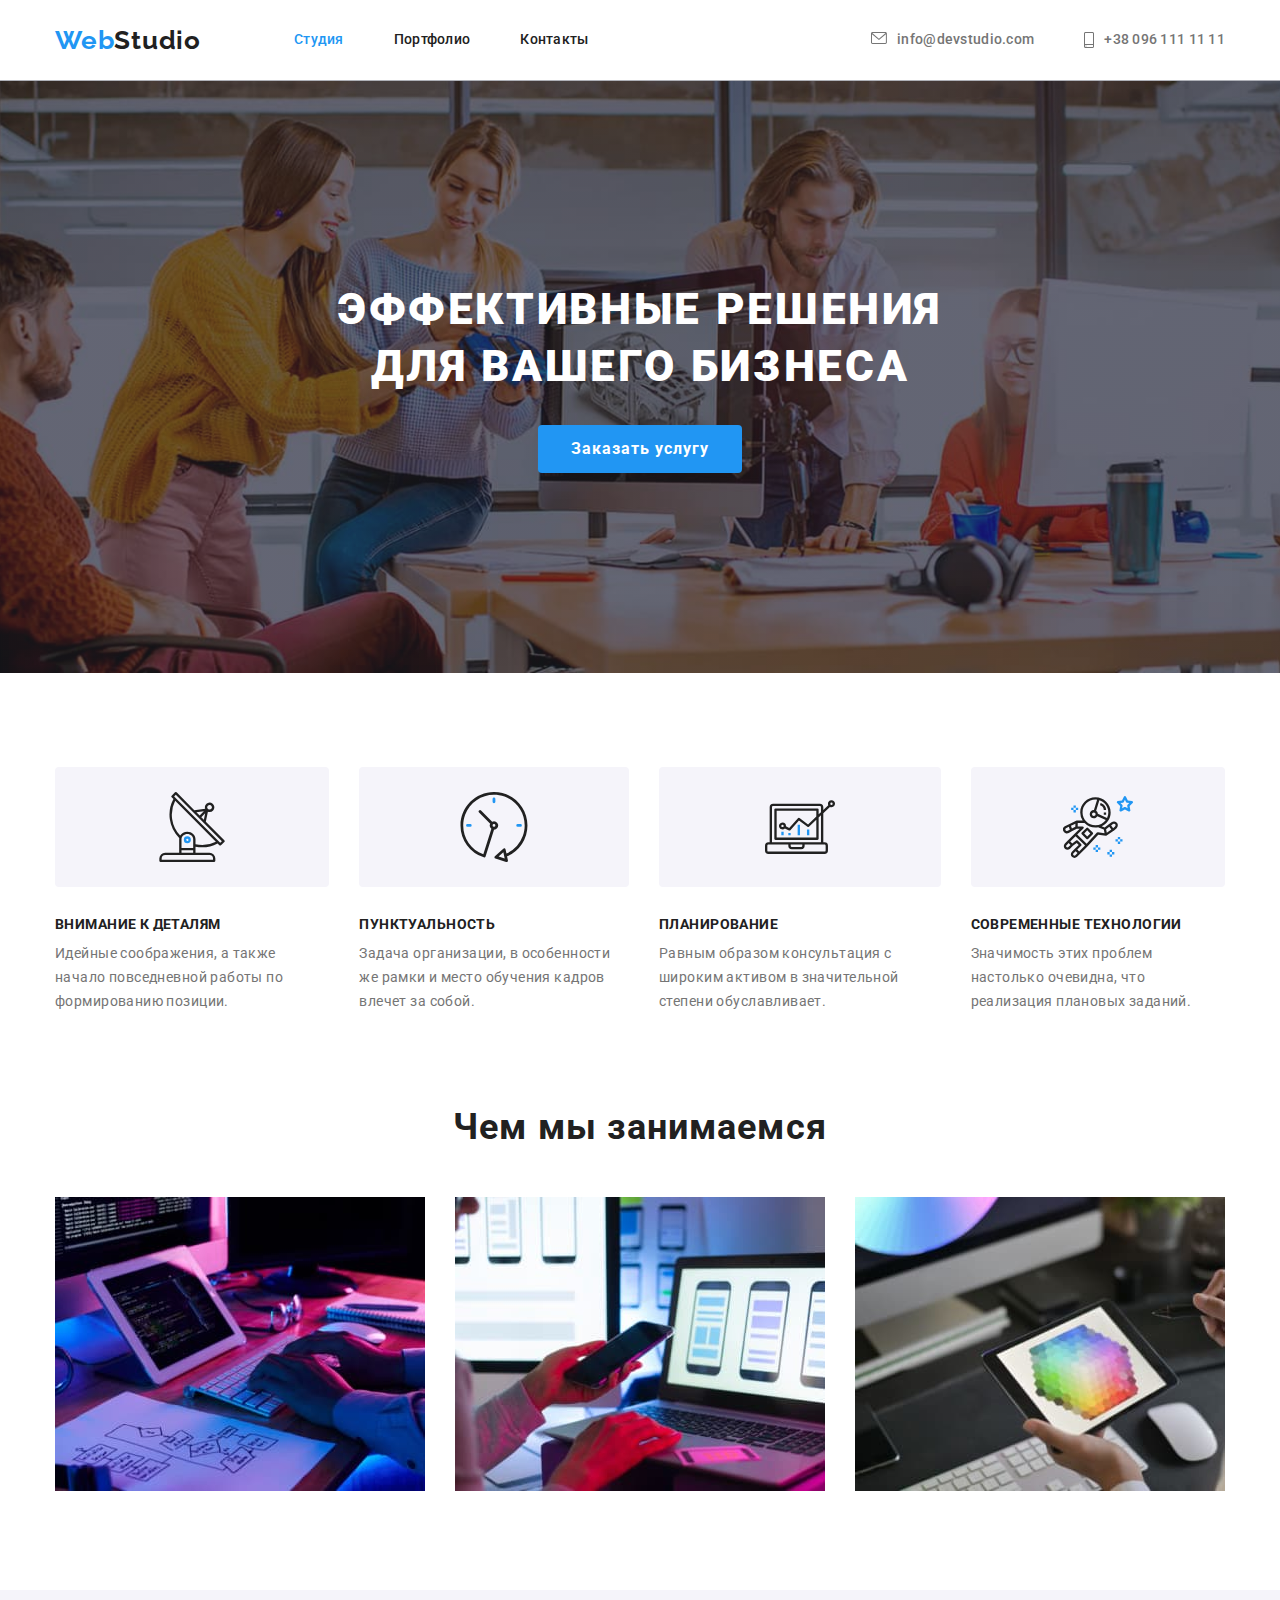
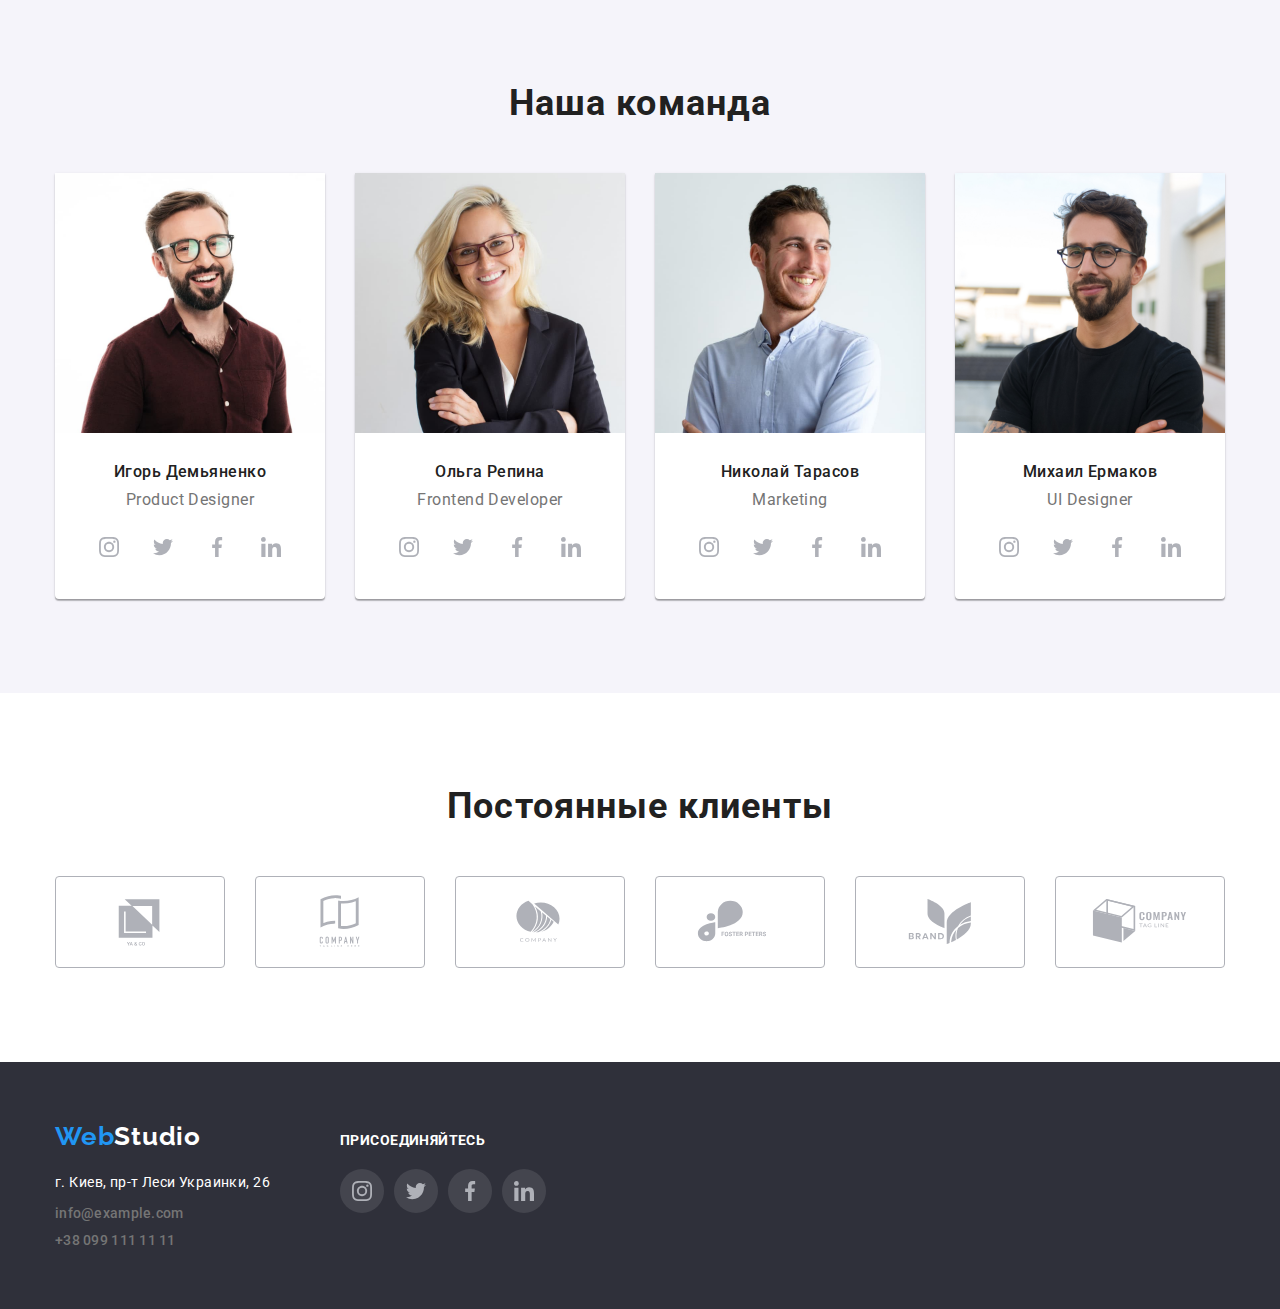
<file: index.html>
<!DOCTYPE html>
<html lang="ru">

<head>
  <meta charset="UTF-8" />
  <meta http-equiv="X-UA-Compatible" content="IE=edge" />
  <meta name="viewport" content="width=device-width, initial-scale=1.0" />
  <title>WebStudio</title>
  <link href="https://fonts.googleapis.com/css2?family=Raleway:wght@700&family=Roboto:wght@400;500;700;900&display=swap"
    rel="stylesheet" />
  <link rel="stylesheet"
    href="https://cdnjs.cloudflare.com/ajax/libs/modern-normalize/1.1.0/modern-normalize.min.css" />
  <link rel="stylesheet" href="css/styles.css" />
</head>

<body>
  <header class="header">
    <div class="container header-container">
      <a class="logo" href="/">Web<span class="header-logo">Studio</span></a>
      <nav class="header-nav">
        <ul class="nav">
          <li class="item">
            <a class="nav-link current-link" href="#">Студия</a>
          </li>
          <li class="item">
            <a class="nav-link" href="portfolio.html"> Портфолио</a>
          </li>
          <li class="item"><a class="nav-link" href="#">Контакты</a></li>
        </ul>
      </nav>
      <ul class="contacts">
        <li class="contacts-item">
          <a class="contact" href="mailto:info@devstudio.com">
            <svg class="icon-envelope">
              <use href="./images/icons.svg#envelope"></use>
            </svg>
            info@devstudio.com</a>
        </li>
        <li class="contacts-item">
          <a class="contact" href="tel:+380961111111">
            <svg class="icon-smartphone">
              <use href="./images/icons.svg#smartphone"></use>
            </svg>+38 096 111 11 11</a>
        </li>
      </ul>
    </div>
  </header>

  <main>
    <section class="section-hero">
      <div class="container">
        <h1 class="hero-title">
          Эффективные решения <br />
          для вашего бизнеса
        </h1>
        <button class="btn" type="button">Заказать услугу</button>
      </div>
    </section>
    <section class="section feature">
      <div class="container">
        <ul class="lists">
          <li class="list">
            <div class="icon-list">
              <svg class="icon-antenna">
                <use href="./images/icons.svg#antenna"></use>
              </svg>
            </div>
            <h2 class="list-title">Внимание к деталям</h2>
            <p class="list-text">
              Идейные соображения, а также начало повседневной работы по
              формированию позиции.
            </p>
          </li>

          <li class="list">
            <div class="icon-list">
              <svg class="icon-antenna">
                <use href="./images/icons.svg#clock"></use>
              </svg>
            </div>
            <h2 class="list-title">Пунктуальность</h2>
            <p class="list-text">
              Задача организации, в особенности же рамки и место обучения
              кадров влечет за собой.
            </p>
          </li>

          <li class="list">
            <div class="icon-list">
              <svg class="icon-antenna">
                <use href="./images/icons.svg#diagram"></use>
              </svg>
            </div>
            <h2 class="list-title">Планирование</h2>
            <p class="list-text">
              Равным образом консультация с широким активом в значительной
              степени обуславливает.
            </p>
          </li>

          <li class="list">
            <div class="icon-list">
              <svg class="icon-antenna">
                <use href="./images/icons.svg#astronaut"></use>
              </svg>
            </div>
            <h2 class="list-title">Современные технологии</h2>
            <p class="list-text">
              Значимость этих проблем настолько очевидна, что реализация
              плановых заданий.
            </p>
          </li>
        </ul>
      </div>
    </section>

    <section class="section">
      <div class="container">
        <h2 class="cart-title">Чем мы занимаемся</h2>

        <ul class="carts">
          <li class="cart">
            <img src="images/derection/derection1.jpg" alt="HTML програмирование" width="370" height="294" />
          </li>
          <li class="cart">
            <img src="images/derection/derection2.jpg" alt="Разработка мобильного приложения" width="370"
              height="294" />
          </li>
          <li class="cart">
            <img src="images/derection/derection3.jpg" alt="Палитра на планшете" width="370" height="294" />
          </li>
        </ul>
      </div>
    </section>

    <section class="section team">
      <div class="container">
        <h2 class="cart-title">Наша команда</h2>
        <ul class="carts">
          <li class="cart">
            <img class="user" src="images/team/team1.jpg" alt="Product Designer" width="270" height="260" />
            <div class="team-wrapper">
              <h3 class="name">Игорь Демьяненко</h3>
              <p class="profession">Product Designer</p>

              <ul class="social">
                <li class="social-link"> <a class="icon-link" href="" target="_blank" rel="noopener noreferrer"
                    aria-label="instagram">
                    <svg class="social-icon">
                      <use href="./images/icons.svg#instagram"></use>
                    </svg></a></li>
                <li class="social-link"><a class="icon-link" href="" target="_blank" rel="noopener noreferrer"
                    aria-label="twitter"><svg class="social-icon">
                      <use href="./images/icons.svg#twitter"></use>
                    </svg></a></li>
                <li class="social-link"> <a class="icon-link" href="" target="_blank" rel="noopener noreferrer"
                    aria-label="facebook"> <svg class="social-icon">
                      <use href="./images/icons.svg#facebook"></use>
                    </svg></a></li>
                <li class="social-link"> <a class="icon-link" href="" target="_blank" rel="noopener noreferrer"
                    aria-label="linkedin"> <svg class="social-icon">
                      <use href="./images/icons.svg#linkedin"></use>
                    </svg></a></li>
              </ul>
            </div>
          </li>

          <li class="cart">
            <img class="user" src="images/team/team2.jpg" alt="Frontend Developer" width="270" height="260" />
            <div class="team-wrapper">
              <h3 class="name">Ольга Репина</h3>
              <p class="profession">Frontend Developer</p>
              <ul class="social">
                <li class="social-link"> <a class="icon-link" href="" target="_blank" rel="noopener noreferrer"
                    aria-label="instagram">
                    <svg class="social-icon">
                      <use href="./images/icons.svg#instagram"></use>
                    </svg></a></li>
                <li class="social-link"><a class="icon-link" href="" target="_blank" rel="noopener noreferrer"
                    aria-label="twitter"><svg class="social-icon">
                      <use href="./images/icons.svg#twitter"></use>
                    </svg></a></li>
                <li class="social-link"> <a class="icon-link" href="" target="_blank" rel="noopener noreferrer"
                    aria-label="facebook"> <svg class="social-icon">
                      <use href="./images/icons.svg#facebook"></use>
                    </svg></a></li>
                <li class="social-link"> <a class="icon-link" href="" target="_blank" rel="noopener noreferrer"
                    aria-label="linkedin"> <svg class="social-icon">
                      <use href="./images/icons.svg#linkedin"></use>
                    </svg></a></li>
              </ul>
            </div>
          </li>

          <li class="cart">
            <img class="user" src="images/team/team3.jpg" alt="Marketing" width="270" height="260" />
            <div class="team-wrapper">
              <h3 class="name">Николай Тарасов</h3>
              <p class="profession">Marketing</p>
              <ul class="social">
                <li class="social-link"> <a class="icon-link" href="" target="_blank" rel="noopener noreferrer"
                    aria-label="instagram">
                    <svg class="social-icon">
                      <use href="./images/icons.svg#instagram"></use>
                    </svg></a></li>
                <li class="social-link"><a class="icon-link" href="" target="_blank" rel="noopener noreferrer"
                    aria-label="twitter"><svg class="social-icon">
                      <use href="./images/icons.svg#twitter"></use>
                    </svg></a></li>
                <li class="social-link"> <a class="icon-link" href="" target="_blank" rel="noopener noreferrer"
                    aria-label="facebook"> <svg class="social-icon">
                      <use href="./images/icons.svg#facebook"></use>
                    </svg></a></li>
                <li class="social-link"> <a class="icon-link" href="" target="_blank" rel="noopener noreferrer"
                    aria-label="linkedin"> <svg class="social-icon">
                      <use href="./images/icons.svg#linkedin"></use>
                    </svg></a></li>
              </ul>
            </div>
          </li>

          <li class="cart">
            <img class="user" src="images/team/team4.jpg" alt="UI Designer" width="270" height="260" />
            <div class="team-wrapper">
              <h3 class="name">Михаил Ермаков</h3>
              <p class="profession">UI Designer</p>
              <ul class="social">
                <li class="social-link"> <a class="icon-link" href="" target="_blank" rel="noopener noreferrer"
                    aria-label="instagram">
                    <svg class="social-icon">
                      <use href="./images/icons.svg#instagram" wight="20" height="20"></use>
                    </svg></a></li>
                <li class="social-link"><a class="icon-link" href="" target="_blank" rel="noopener noreferrer"
                    aria-label="twitter"><svg class="social-icon">
                      <use href="./images/icons.svg#twitter"></use>
                    </svg></a></li>
                <li class="social-link"> <a class="icon-link" href="" target="_blank" rel="noopener noreferrer"
                    aria-label="facebook"> <svg class="social-icon">
                      <use href="./images/icons.svg#facebook"></use>
                    </svg></a></li>
                <li class="social-link"> <a class="icon-link" href="" target="_blank" rel="noopener noreferrer"
                    aria-label="linkedin"> <svg class="social-icon">
                      <use href="./images/icons.svg#linkedin"></use>
                    </svg></a></li>
              </ul>
            </div>
          </li>
        </ul>
      </div>
    </section>

    <section class="section">
      <div class="container">
        <h2 class="cart-title">Постоянные клиенты</h2>
        <ul class="carts">
          <li class="carts-logo">
            <a class="link-logo" href="">
              <svg class="icon-logo">
                <use href="./images/icons.svg#logo-1"></use>
              </svg></a>
          </li>
          <li class="carts-logo">
            <a class="link-logo" href="">
              <svg class="icon-logo">
                <use href="./images/icons.svg#logo-2"></use>
              </svg>
            </a>
          </li>
          <li class="carts-logo">
            <a class="link-logo" href="">
              <svg class="icon-logo">
                <use href="./images/icons.svg#logo-3"></use>
              </svg>
            </a>
          </li>
          <li class="carts-logo">
            <a class="link-logo" href="">
              <svg class="icon-logo">
                <use href="./images/icons.svg#logo-4"></use>
              </svg>
            </a>
          </li>
          <li class="carts-logo">
            <a class="link-logo" href="">
              <svg class="icon-logo">
                <use href="./images/icons.svg#logo-5"></use>
              </svg>
            </a>
          </li>
          <li class="carts-logo">
            <a class="link-logo" href="">
              <svg class="icon-logo">
                <use href="./images/icons.svg#logo-6"></use>
              </svg>
            </a>
          </li>
        </ul>
      </div>
    </section>
  </main>

  <footer class="footer">
    <div class="container container-logo">
      <div class="footer-flex">
        <a class="logo" href="/">Web<span class="footer-logo">Studio</span></a>

        <address class="address">г. Киев, пр-т Леси Украинки, 26</address>

        <ul class="contacts contacts-footer">
          <li class="footer-item">
            <a class="contact-footer" href="mailto:info@example.com">info@example.com</a>
          </li>
          <li class="footer-item">
            <a class="contact-footer" href="tel:+380991111111">+38 099 111 11 11</a>
          </li>
        </ul>
      </div>
      <div class="footer-list">
        <h2 class="list-title footer">присоединяйтесь</h2>

        <ul class="footer-social-link">
          <li class="footer-social">
            <a class="icon-link" href="" target="_blank" rel="noopener noreferrer" aria-label="instagram">
              <svg class="social-icon">
                <use href="./images/icons.svg#instagram"></use>
              </svg></a>
          </li>
          <li class="footer-social">
            <a class="icon-link" href="" target="_blank" rel="noopener noreferrer" aria-label="twitter"><svg
                class="social-icon">
                <use href="./images/icons.svg#twitter"></use>
              </svg></a>
          </li>
          <li class="footer-social">
            <a class="icon-link" href="" target="_blank" rel="noopener noreferrer" aria-label="facebook"> <svg
                class="social-icon">
                <use href="./images/icons.svg#facebook"></use>
              </svg></a>
          </li>
          <li class="footer-social">
            <a class="icon-link" href="" target="_blank" rel="noopener noreferrer" aria-label="linkedin"> <svg
                class="social-icon">
                <use href="./images/icons.svg#linkedin"></use>
              </svg></a>
          </li>
        </ul>
      </div>
    </div>
  </footer>
</body>

</html>
</file>
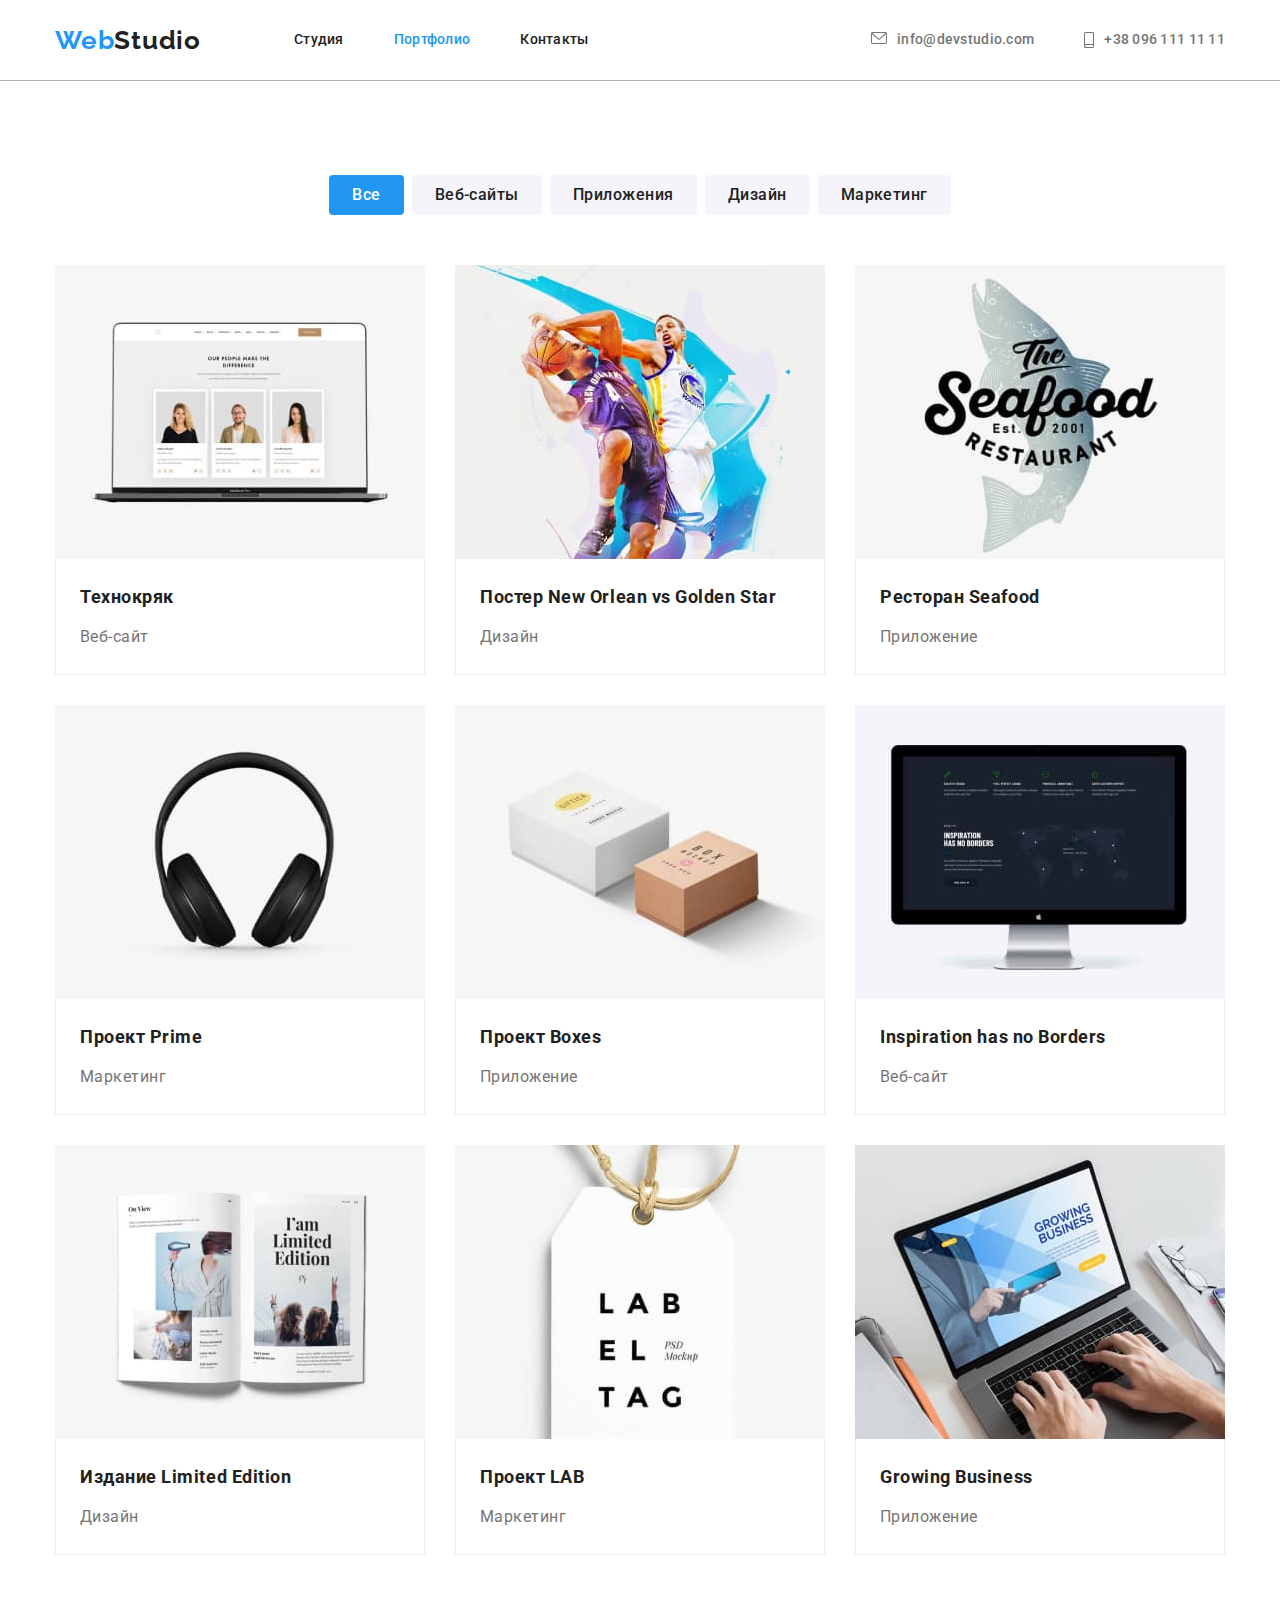
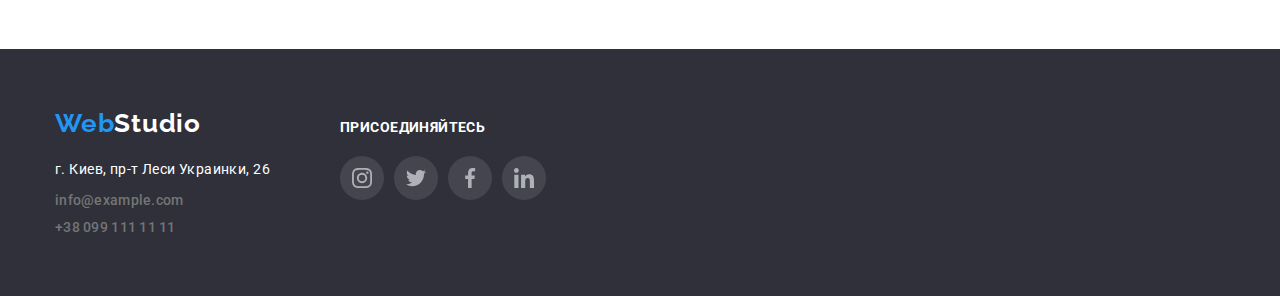
<file: portfolio.html>
<!DOCTYPE html>
<html lang="ru">

<head>
  <meta charset="UTF-8" />
  <meta http-equiv="X-UA-Compatible" content="IE=edge" />
  <meta name="viewport" content="width=device-width, initial-scale=1.0" />
  <title>Portfolio</title>
  <link href="https://fonts.googleapis.com/css2?family=Raleway:wght@700&family=Roboto:wght@400;500;700;900&display=swap"
    rel="stylesheet" />
  <link rel="stylesheet"
    href="https://cdnjs.cloudflare.com/ajax/libs/modern-normalize/1.1.0/modern-normalize.min.css" />
  <link rel="stylesheet" href="css/styles.css" />
</head>

<body>
  <header class="header">
    <div class="container header-container">
      <a class="logo" href="/">Web<span class="header-logo">Studio</span> </a>
      <nav class="header-nav">
        <ul class="nav">
          <li class="item">
            <a class="nav-link" href="index.html"> Студия</a>
          </li>
          <li class="item"><a class="nav-link current-link" href="#">Портфолио</a></li>
          <li class="item"><a class="nav-link" href="#">Контакты</a></li>
        </ul>
      </nav>
      <ul class="contacts">
        <li class="contacts-item">
          <a class="contact" href="mailto:info@devstudio.com"><svg class="icon-envelope">
              <use href="./images/icons.svg#envelope"></use>
            </svg>info@devstudio.com</a>
        </li>
        <li class="contacts-item">
          <a class="contact" href="tel:+380961111111"><svg class="icon-smartphone">
              <use href="./images/icons.svg#smartphone"></use>
            </svg>+38 096 111 11 11</a>
        </li>
      </ul>
    </div>
  </header>
  <main>
    <section class="section portfolio">
      <div class="container">
        <h1 class="visually-hidden">portfolio</h1>
        <ul class="buttons-items">
          <li class="btn-item">
            <button class="btns current-btns" type="button">Все</button>
          </li>
          <li class="btn-item">
            <button class="btns" type="button">Веб-сайты</button>
          </li>
          <li class="btn-item">
            <button class="btns" type="button">Приложения</button>
          </li>
          <li class="btn-item">
            <button class="btns" type="button">Дизайн</button>
          </li>
          <li class="btn-item">
            <button class="btns" type="button">Маркетинг</button>
          </li>
        </ul>

        <ul class="portfolio-container">
          <li class="container-bg">
            <img class="bg-img" src="images/portfolio/1.jpg" alt="website layout" width="370" height="294" />
            <div class="container-bg-content">
              <h2 class="title-bg">Технокряк</h2>
              <p class="suptitle-bg">Веб-сайт</p>
            </div>
          </li>
          <li class="container-bg">
            <img class="bg-img" src="images/portfolio/2.jpg" alt="website layout" width="370" height="294" />
            <div class="container-bg-content">
              <h2 class="title-bg">Постер New Orlean vs Golden Star</h2>
              <p class="suptitle-bg">Дизайн</p>
            </div>
          </li>
          <li class="container-bg">
            <img class="bg-img" src="images/portfolio/3.jpg" alt="website layout" width="370" height="294" />
            <div class="container-bg-content">
              <h2 class="title-bg">Ресторан Seafood</h2>
              <p class="suptitle-bg">Приложение</p>
            </div>
          </li>
          <li class="container-bg">
            <img class="bg-img" src="images/portfolio/4.jpg" alt="website layout" width="370" height="294" />

            <div class="container-bg-content">
              <h2 class="title-bg">Проект Prime</h2>
              <p class="suptitle-bg">Маркетинг</p>
            </div>
          </li>
          <li class="container-bg">
            <img class="bg-img" src="images/portfolio/5.jpg" alt="website layout" width="370" height="294" />
            <div class="container-bg-content">
              <h2 class="title-bg">Проект Boxes</h2>
              <p class="suptitle-bg">Приложение</p>
            </div>
          </li>
          <li class="container-bg">
            <img class="bg-img" src="images/portfolio/6.jpg" alt="website layout" width="370" height="294" />
            <div class="container-bg-content">
              <h2 class="title-bg">Inspiration has no Borders</h2>
              <p class="suptitle-bg">Веб-сайт</p>
            </div>
          </li>
          <li class="container-bg">
            <img class="bg-img" src="images/portfolio/7.jpg" alt="website layout" width="370" height="294" />
            <div class="container-bg-content">
              <h2 class="title-bg">Издание Limited Edition</h2>
              <p class="suptitle-bg">Дизайн</p>
            </div>
          </li>
          <li class="container-bg">
            <img class="bg-img" src="images/portfolio/8.jpg" alt="website layout" width="370" height="294" />
            <div class="container-bg-content">
              <h2 class="title-bg">Проект LAB</h2>
              <p class="suptitle-bg">Маркетинг</p>
            </div>
          </li>
          <li class="container-bg">
            <img class="bg-img" src="images/portfolio/9.jpg" alt="website layout" width="370" height="294" />
            <div class="container-bg-content">
              <h2 class="title-bg">Growing Business</h2>
              <p class="suptitle-bg">Приложение</p>
            </div>
          </li>
        </ul>
      </div>
    </section>
  </main>
  <footer class="footer">
    <div class="container container-logo">
      <div class="footer-flex">
        <a class="logo" href="/">Web<span class="footer-logo">Studio</span></a>
        <address class="address">г. Киев, пр-т Леси Украинки, 26</address>
        <ul class="contacts contacts-footer">
          <li class="footer-item">
            <a class="contact-footer" href="mailto:info@example.com">info@example.com</a>
          </li>
          <li class="footer-item">
            <a class="contact-footer" href="tel:+380991111111">+38 099 111 11 11</a>
          </li>
        </ul>
      </div>


      <div class="footer-list">
        <h2 class="list-title footer">присоединяйтесь</h2>
        <ul class="footer-social-link">
          <li class="footer-social">
            <a class="icon-link" href="" target="_blank" rel="noopener noreferrer" aria-label="instagram">
              <svg class="social-icon">
                <use href="./images/icons.svg#instagram"></use>
              </svg></a>
          </li>
          <li class="footer-social">
            <a class="icon-link" href="" target="_blank" rel="noopener noreferrer" aria-label="twitter"><svg
                class="social-icon">
                <use href="./images/icons.svg#twitter"></use>
              </svg></a>
          </li>
          <li class="footer-social">
            <a class="icon-link" href="" target="_blank" rel="noopener noreferrer" aria-label="facebook"> <svg
                class="social-icon">
                <use href="./images/icons.svg#facebook"></use>
              </svg></a>
          </li>
          <li class="footer-social">
            <a class="icon-link" href="" target="_blank" rel="noopener noreferrer" aria-label="linkedin"> <svg
                class="social-icon">
                <use href="./images/icons.svg#linkedin"></use>
              </svg></a>
          </li>
        </ul>
      </div>
    </div>
  </footer>
</body>

</html>
</file>
<file: css/styles.css>
body {
    font-family: "Roboto", sans-serif;
    color: #212121;
    margin: 0;
}

html {
    box-sizing: border-box;
}

*,
*::before,
*::after {
    box-sizing: inherit;
}

h1,
h2,
h3,
h4,
h5,
h6,
p,
ul {
    margin: 0;
    padding: 0;
}

:root {
    --white-color: #fff;
    --black-color: #212121;
    --blue-color: #2196f3;
    --grey-color: #757575;
    --blue-background-color: #2196f3;
    --darkblue-background-color: #2f303a;
    --lightdrey-background-color: #f5f4fa;
    --border-color: #ececec;
    --border-cart-color: #eeeeee;
    --btn-background-color: #188ce8;
    --border-color: #AFB1B8;
}

ul {
    list-style-type: none;
}

.section {
    padding: 94px 0;
}

.container {
    width: 1200px;
    margin: 0 auto;
    padding: 0 15px;
}

/* header */
.header-container {
    display: flex;
    align-items: center;
}

.header {
    border-bottom: 1px solid var(--border-color);
}

.header-logo {
    font-style: "Raleway", sans-serif;
    font-size: 26px;
    line-height: 1.1;
    letter-spacing: 0.03em;
    color: var(--black-color);
}

.logo {
    font-weight: 700;
    text-decoration: none;
    font-family: "Raleway", sans-serif;
    font-size: 26px;
    line-height: 1.1;
    letter-spacing: 0.03em;
    color: var(--blue-background-color);
}

span {
    color: var(--black-color);
}

.header-nav .nav {
    display: flex;
}

.header-nav {
    margin-left: 93px;
}

.nav .item+.item {
    margin-left: 50px;
}

.nav .nav-link {
    display: block;
    padding: 32px 0;
    text-decoration: none;
    font-weight: 500;
    font-size: 14px;
    line-height: 1.1;
    letter-spacing: 0.02em;
}

.nav .nav-link {
    color: var(--black-color);
}

.nav-link.current-link {
    color: var(--blue-color);
}

.nav .nav-link:hover {
    color: var(--blue-color);
}

.nav .nav-link:focus {
    color: var(--blue-color);
}

.contacts {
    display: flex;
    margin-left: auto;
}

.contacts .contact {
    display: flex;
    text-align: center;
    justify-content: center;
    padding: 32px 0;
    font-weight: 500;
    font-size: 14px;
    line-height: 1.1;
    letter-spacing: 0.02em;
    text-decoration: none;
    color: var(--grey-color);
}

.contacts .contacts-item:not(:last-child) {
    margin-right: 50px;
}

.contacts .contact:hover {
    color: var(--blue-background-color);
}

.contacts .contact:focus {
    color: var(--blue-background-color);
}

.icon-envelope {
    width: 16px;
    height: 12px;
    fill: currentColor;
    margin-right: 10px;
}

.icon-smartphone {
    width: 10px;
    height: 16px;
    fill: currentColor;
    margin-right: 10px;
}


.icon-envelope:hover,
.icon-smartphone:hover {
    fill: var(--blue-background-color);
}

.icon-envelope:focus,
.icon-smartphone:focus {
    fill: var(--blue-background-color);
}

/* section */

.section-hero {
    padding-top: 200px;
    padding-bottom: 200px;
    text-align: center;
    background-color: var(--darkblue-background-color);
    background-image: linear-gradient(to right, rgba(47, 48, 58, 0.4), rgba(47, 48, 58, 0.4)),
        url("../images/hero/Img-10-2.jpg");
    max-width: 1600px;
    margin: 0 auto;
    background-repeat: no-repeat;
    background-size: cover;
    background-position: center;

}

.hero-title {
    margin-bottom: 30px;
    font-weight: 900;
    font-size: 44px;
    line-height: 1.3;
    letter-spacing: 0.06em;
    text-transform: uppercase;
    color: var(--white-color);
}

/* buttons */

.btn {
    display: inline-block;
    padding: 10px 32px;
    font-family: inherit;
    line-height: 1.6;
    font-weight: 700;
    font-size: 16px;
    letter-spacing: 0.06em;
    cursor: pointer;
    border: 1px solid transparent;
    border-radius: 4px;
    background-color: var(--blue-background-color);
    color: var(--white-color);
}

.btn:hover {
    background-color: var(--btn-background-color);
    color: var(--white-color);
}

.btn:focus {
    background-color: var(--btn-background-color);
    color: var(--white-color);
}

.buttons-items {
    justify-content: center;
    margin-bottom: 50px;
    display: flex;
}

.buttons-items .btn-item:not(:first-child) {
    margin-left: 8px;
}

.btns {
    display: inline-block;
    padding: 6px 22px;
    font-weight: 500;
    font-family: inherit;
    font-size: 16px;
    line-height: 1.6;
    letter-spacing: 0.03em;
    color: var(--black-color);
    background-color: var(--lightdrey-background-color);
    border: 1px solid transparent;
    cursor: pointer;
    border-radius: 4px;
}

.btns.current-btns {
    background-color: var(--blue-background-color);
    color: var(--white-color);
}

.btns:hover,
.btns:focus {
    box-shadow: 0px 3px 1px rgba(0, 0, 0, 0.1), 0px 1px 2px rgba(0, 0, 0, 0.08), 0px 2px 2px rgba(0, 0, 0, 0.12);
    background-color: var(--blue-background-color);
    color: var(--white-color);
}


/* section-list */
.feature {
    padding-bottom: 0;
}

.lists {
    display: flex;
}

.list:not(:last-child) {
    margin-right: 30px;
}

.list .list-title {
    margin-bottom: 10px;
}

.list-title {
    font-weight: 700;
    text-transform: uppercase;
    font-size: 14px;
    line-height: 1.1;
    letter-spacing: 0.03em;
}

.list-text {
    font-size: 14px;
    line-height: 1.7;
    letter-spacing: 0.03em;
    color: var(--grey-color);
}

.icon-list {
    display: flex;
    height: 120px;
    background-color: var(--lightdrey-background-color);
    margin-bottom: 30px;
    justify-content: center;
    align-items: center;
    border-radius: 4px;

}

.icon-antenna {
    margin: 0;
    width: 70px;
    height: 70px;
}

/* section team */
.team {
    background-color: var(--lightdrey-background-color);
}

.team .cart {
    background-color: var(--white-color);
    text-align: center;
    border-radius: 0px 0px 4px 4px;
    box-shadow: 0px 1px 3px rgba(0, 0, 0, 0.12), 0px 1px 1px rgba(0, 0, 0, 0.14),
        0px 2px 1px rgba(0, 0, 0, 0.2);
}

.carts {
    display: flex;
}

.cart:not(:last-child) {
    margin-right: 30px;
}

.cart-title {
    text-align: center;
    margin-bottom: 50px;
    font-weight: 700;
    font-size: 36px;
    line-height: 1.1;
    letter-spacing: 0.03em;
}

.cart .user {
    display: block;
}

.team-wrapper {
    padding: 30px 0;
}

.carts .name {
    margin-bottom: 10px;
    font-weight: 500;
    font-size: 16px;
    line-height: 1.1;
    letter-spacing: 0.03em;
}

.carts .profession {
    font-size: 16px;
    line-height: 1.1;
    letter-spacing: 0.03em;
    color: var(--grey-color);
    margin-bottom: 16px;
}

.social {
    display: flex;
    justify-content: center;

}

.social-link {
    /* width: 44px;
    height: 44px;
    border-radius: 50%;
    display: flex;
    align-items: center;
    justify-content: center; */
}

.icon-link {
    width: 44px;
    height: 44px;
    border-radius: 50%;
    display: flex;
    align-items: center;
    justify-content: center;
    color: #AFB1B8;

}

.social-link:not(:last-child) {
    margin-right: 10px;
}

.icon-link:hover,
.icon-link:focus {
    background-color: var(--blue-background-color);

    color: var(--white-color);
}

.social-icon {
    width: 20px;
    height: 20px;
    fill: currentColor;

}

.cart-logo {}

.link-logo {
    border: 1px var(--border-color) solid;
    border-radius: 4px;
    display: flex;
    align-items: center;
    justify-content: center;
    height: 92px;
    width: 170px;
}

.link-logo:hover,
.link-logo:focus {
    border-color: var(--blue-background-color);
}

.link-logo:hover .icon-logo,
.link-logo:focus .icon-logo {
    fill: var(--blue-background-color);

}

.carts-logo:not(:last-child) {
    margin-right: 30px;
    border-radius: 4px;

}


.icon-logo {
    width: 106px;
    height: 60px;
    fill: var(--border-color);


}

/* footer */
.container-logo {
    align-items: baseline;
}

.footer {
    padding: 60px 0;
    background-color: var(--darkblue-background-color);
}

.footer-flex {
    margin-right: 70px;
}

.address {
    margin-top: 20px;
    font-style: normal;
    font-size: 14px;
    line-height: 1.7;
    letter-spacing: 0.03em;
    color: var(--white-color);
}

.footer-logo {
    color: var(--white-color);
}


.contacts-footer {
    display: block;
}

.contact-footer {

    font-weight: 500;
    font-size: 14px;
    line-height: 1.1;
    letter-spacing: 0.02em;
    text-decoration: none;
    color: var(--grey-color);
}

.contact-footer:hover {
    color: var(--blue-background-color);
}

.contact-footer:focus {
    color: var(--blue-background-color);
}

.footer-item {
    margin-top: 9px;
}


.list-title.footer {
    padding: 0;
    margin-bottom: 20px;
    text-transform: uppercase;
    color: var(--white-color);
}


.footer-social {

    display: flex;
}

.icon-link {

    background: rgba(255, 255, 255, 0.1);
}


.footer-social-link {
    display: flex;
    gap: 10px;
}

/* portfolio */
.visually-hidden {
    position: absolute;
    white-space: nowrap;
    width: 1px;
    height: 1px;
    overflow: hidden;
    border: 0;
    padding: 0;
    clip: rect(0 0 0 0);
    clip-path: inset(50%);
    margin: -1px;
}

.portfolio-container {
    display: flex;
    flex-wrap: wrap;
    gap: 30px;

}

.container-bg {

    flex-basis: calc((100% - 30px * 2) / 3);
}

.container-bg:hover {
    box-shadow: 0px 1px 1px rgba(0, 0, 0, 0.12), 0px 4px 4px rgba(0, 0, 0, 0.06), 1px 4px 6px rgba(0, 0, 0, 0.16);
}



.bg-img {
    display: block;
}

.container-bg-content {
    padding: 20px 24px;
    border: 1px solid var(--border-cart-color);
    border-top: none;
}

.title-bg {
    margin-bottom: 4px;
    font-weight: 700;
    line-height: 2;
    letter-spacing: 0.03em;
    font-size: 18px;
}

.suptitle-bg {
    line-height: 2.2;
    font-size: 16px;
    letter-spacing: 0.03em;
    color: var(--grey-color);
}

.container-logo {
    display: flex;
}
</file>
